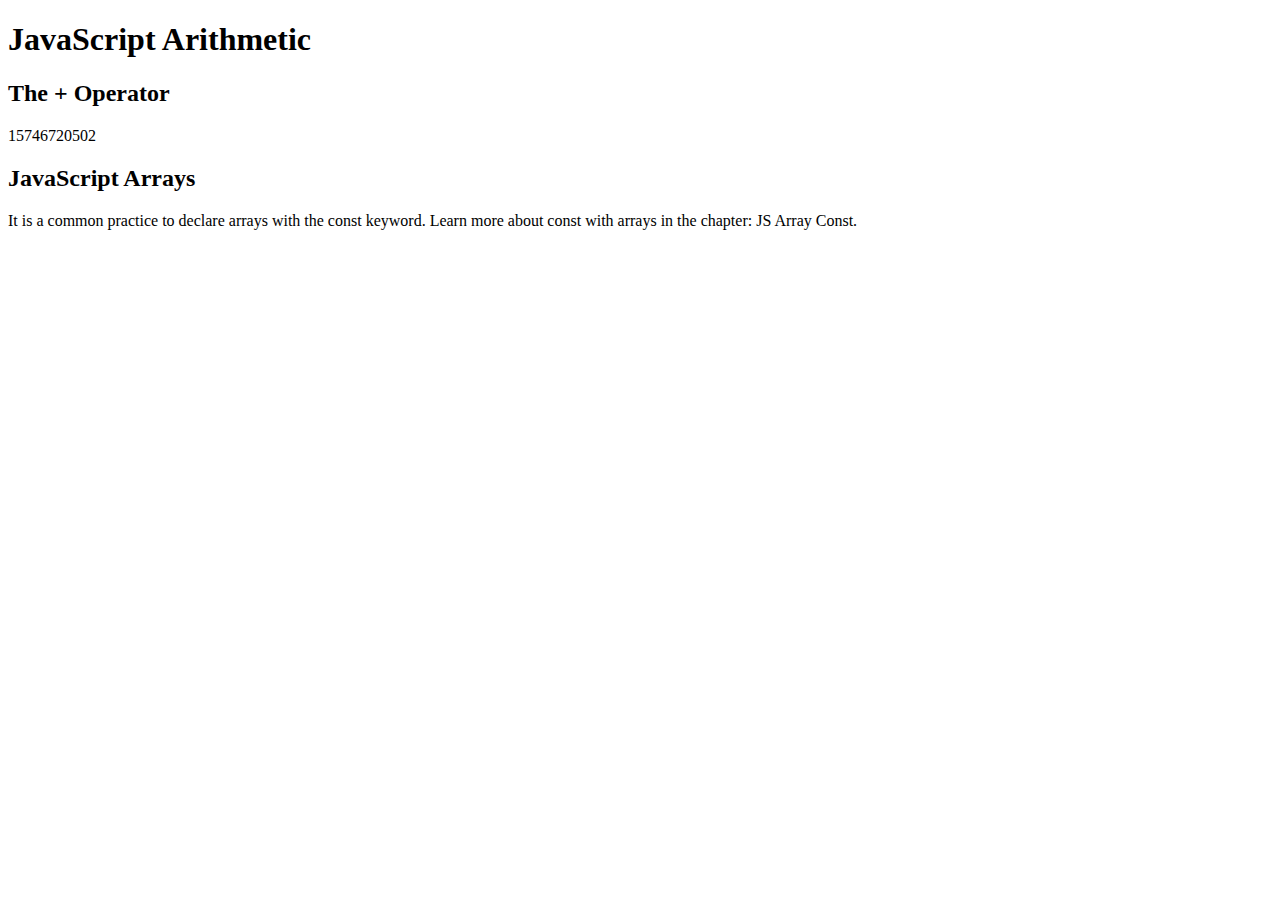
<file: delhimetro2/class.html>
<!DOCTYPE html>
<html>
<body>

<h1>JavaScript Arithmetic</h1>
<h2>The + Operator</h2>

<p id="demo"></p>

<script>
let x = 5;
let y = 2;
let z = x + y;
document.getElementById("demo").innerHTML = z;
</script>

<script>
    let text1 = "Aryan";
    let text2 = "Raj";
    let text3 = text1 + " " +text2;
    document.getElementById("demo").innerHTML = text3;
</script>

<h2>JavaScript Arrays</h2>

<p id="demo"></p>

<script>
const cars = ["Velar", "Volvo", "BMW"];
document.getElementById("demo").innerHTML = cars[2];
</script>

<!-- <script>
    const person = {
        name : "Aryan",
        age : 34,
        Eye_color : "Black"
    }
    document.getElementById("demo").innerHTML = person.name + " is ";
</script> -->

<p>
    It is a common practice to declare arrays with the const keyword.

Learn more about const with arrays in the chapter: JS Array Const.
</p>


<p id="demo"></p>

<script>
    function myname(p1,p2){
        return p1 * p2
    }
    document.getElementById("demo").innerHTML = myname(40863,385354);
</script>
<script>

const person = {
    firstName: "John",
    lastName : "Doe",
    id       : 5566,
    fullName : function() {
      return this.firstName + " " + this.lastName;
    }
  };
</script>

</body>
</html>
</file>
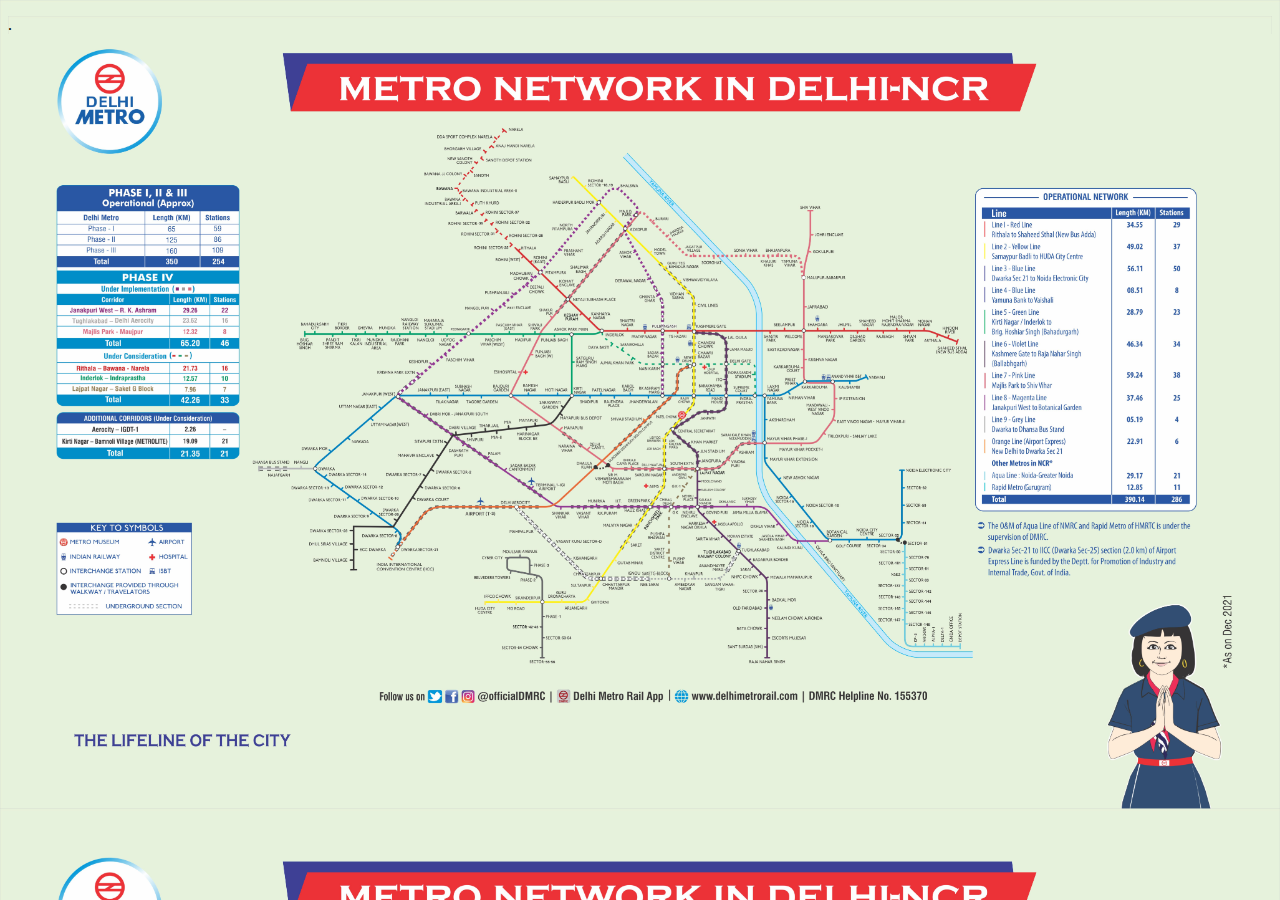
<file: delhimetro2/map.html>
<!DOCTYPE html>
<html lang="en">
<head>
    <meta charset="UTF-8">
    <meta http-equiv="X-UA-Compatible" content="IE=edge">
    <meta name="viewport" content="1000px, initial-scale=3.0">
    <title>Map</title>
</head>
<style>
    *{
        background-image: url(map2.jpg);
        background-size: cover;
    }
</style>
<body>
    <div class="map">
        <p>.</p>
    </div>
</body>
</html>
</file>
